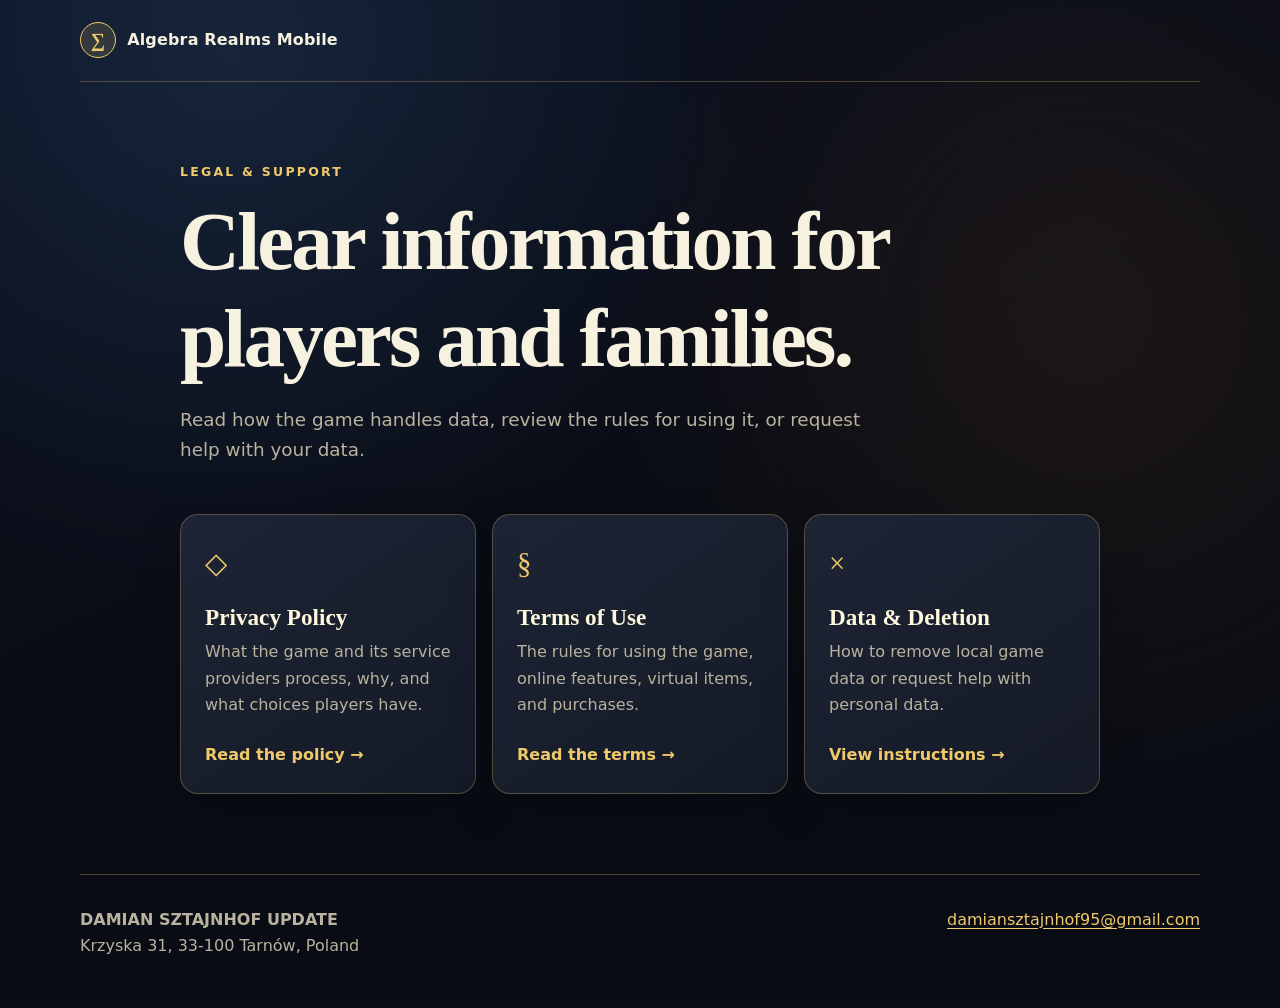
<file: index.html>
<!doctype html>
<html lang="en">
<head>
  <meta charset="utf-8">
  <meta name="viewport" content="width=device-width, initial-scale=1">
  <meta name="description" content="Legal information and support for Algebra Realms Mobile.">
  <title>Algebra Realms Mobile — Legal & Support</title>
  <link rel="stylesheet" href="styles.css">
</head>
<body>
  <header class="site-header">
    <a class="brand" href="index.html" aria-label="Algebra Realms Mobile legal home">
      <span class="brand-mark" aria-hidden="true">∑</span>
      <span>Algebra Realms Mobile</span>
    </a>
  </header>
  <main class="hero">
    <section class="hero-copy">
      <p class="eyebrow">Legal &amp; Support</p>
      <h1>Clear information for players and families.</h1>
      <p class="lead">Read how the game handles data, review the rules for using it, or request help with your data.</p>
      <div class="card-grid">
        <a class="card" href="privacy.html">
          <span class="card-icon" aria-hidden="true">◇</span>
          <h2>Privacy Policy</h2>
          <p>What the game and its service providers process, why, and what choices players have.</p>
          <span class="card-link">Read the policy →</span>
        </a>
        <a class="card" href="terms.html">
          <span class="card-icon" aria-hidden="true">§</span>
          <h2>Terms of Use</h2>
          <p>The rules for using the game, online features, virtual items, and purchases.</p>
          <span class="card-link">Read the terms →</span>
        </a>
        <a class="card" href="data-deletion.html">
          <span class="card-icon" aria-hidden="true">×</span>
          <h2>Data &amp; Deletion</h2>
          <p>How to remove local game data or request help with personal data.</p>
          <span class="card-link">View instructions →</span>
        </a>
      </div>
    </section>
  </main>
  <footer>
    <p><strong>DAMIAN SZTAJNHOF UPDATE</strong><br>Krzyska 31, 33-100 Tarnów, Poland</p>
    <p><a href="mailto:damiansztajnhof95@gmail.com">damiansztajnhof95@gmail.com</a></p>
  </footer>
</body>
</html>
</file>
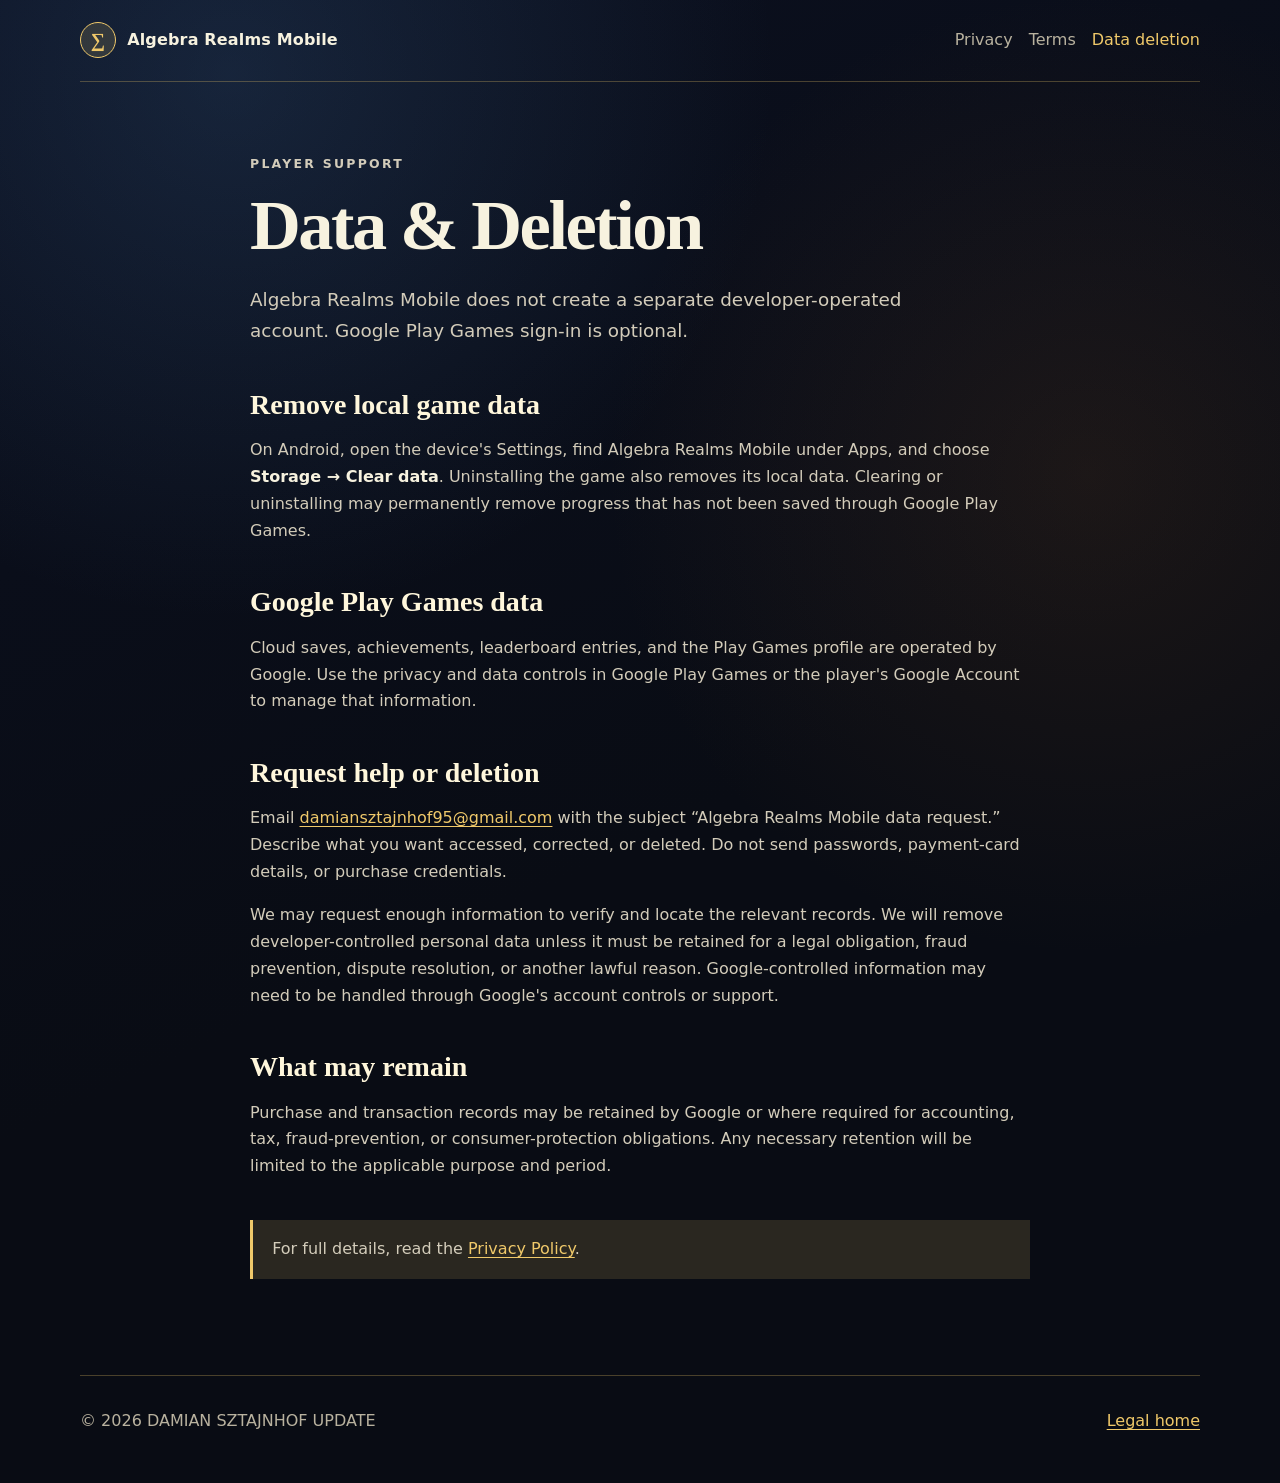
<file: data-deletion.html>
<!doctype html>
<html lang="en">
<head>
  <meta charset="utf-8">
  <meta name="viewport" content="width=device-width, initial-scale=1">
  <meta name="description" content="Data and deletion instructions for Algebra Realms Mobile.">
  <title>Data & Deletion — Algebra Realms Mobile</title>
  <link rel="stylesheet" href="styles.css">
</head>
<body>
  <header class="site-header">
    <a class="brand" href="index.html"><span class="brand-mark" aria-hidden="true">∑</span><span>Algebra Realms Mobile</span></a>
    <nav aria-label="Legal pages"><a href="privacy.html">Privacy</a><a href="terms.html">Terms</a><a aria-current="page" href="data-deletion.html">Data deletion</a></nav>
  </header>
  <main class="document">
    <p class="eyebrow">Player support</p>
    <h1>Data &amp; Deletion</h1>
    <p class="lead">Algebra Realms Mobile does not create a separate developer-operated account. Google Play Games sign-in is optional.</p>

    <h2>Remove local game data</h2>
    <p>On Android, open the device's Settings, find Algebra Realms Mobile under Apps, and choose <strong>Storage → Clear data</strong>. Uninstalling the game also removes its local data. Clearing or uninstalling may permanently remove progress that has not been saved through Google Play Games.</p>

    <h2>Google Play Games data</h2>
    <p>Cloud saves, achievements, leaderboard entries, and the Play Games profile are operated by Google. Use the privacy and data controls in Google Play Games or the player's Google Account to manage that information.</p>

    <h2>Request help or deletion</h2>
    <p>Email <a href="mailto:damiansztajnhof95@gmail.com?subject=Algebra%20Realms%20Mobile%20data%20request">damiansztajnhof95@gmail.com</a> with the subject “Algebra Realms Mobile data request.” Describe what you want accessed, corrected, or deleted. Do not send passwords, payment-card details, or purchase credentials.</p>
    <p>We may request enough information to verify and locate the relevant records. We will remove developer-controlled personal data unless it must be retained for a legal obligation, fraud prevention, dispute resolution, or another lawful reason. Google-controlled information may need to be handled through Google's account controls or support.</p>

    <h2>What may remain</h2>
    <p>Purchase and transaction records may be retained by Google or where required for accounting, tax, fraud-prevention, or consumer-protection obligations. Any necessary retention will be limited to the applicable purpose and period.</p>

    <p class="callout">For full details, read the <a href="privacy.html">Privacy Policy</a>.</p>
  </main>
  <footer><p>© 2026 DAMIAN SZTAJNHOF UPDATE</p><p><a href="index.html">Legal home</a></p></footer>
</body>
</html>
</file>
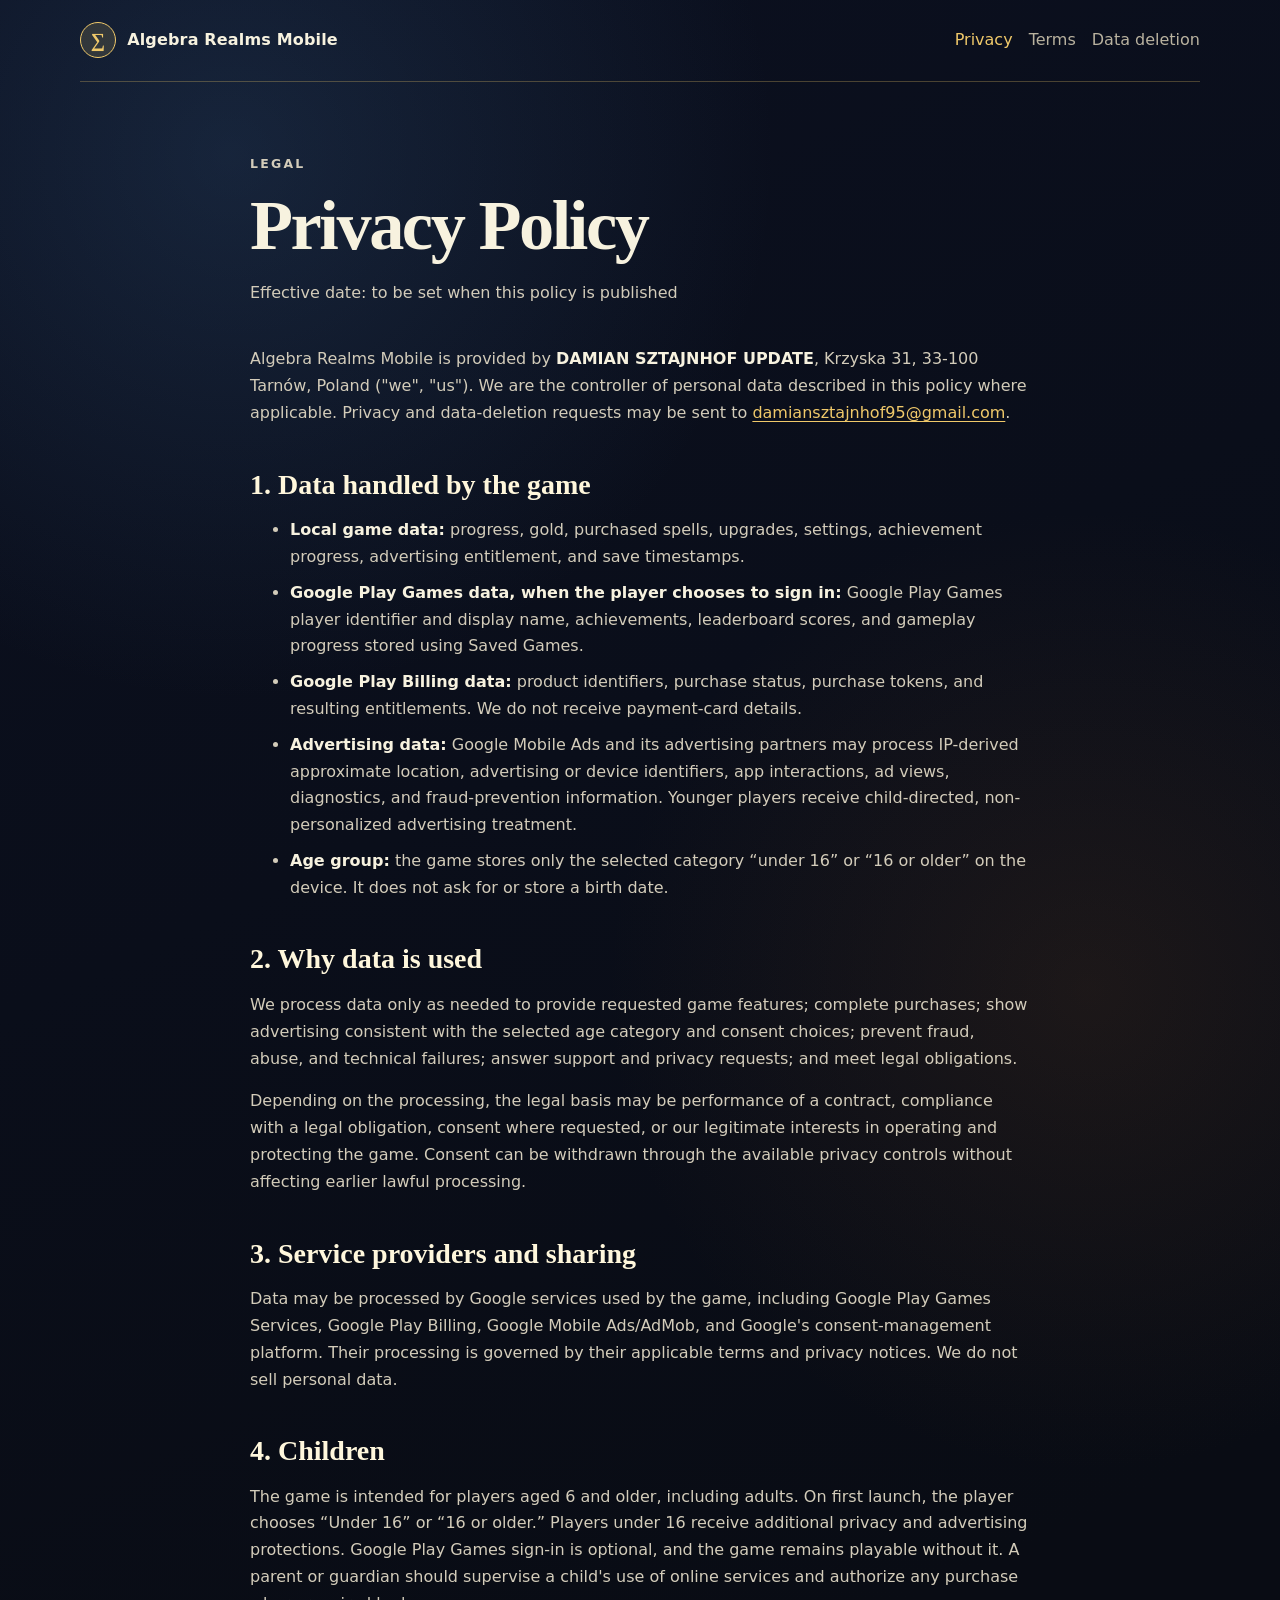
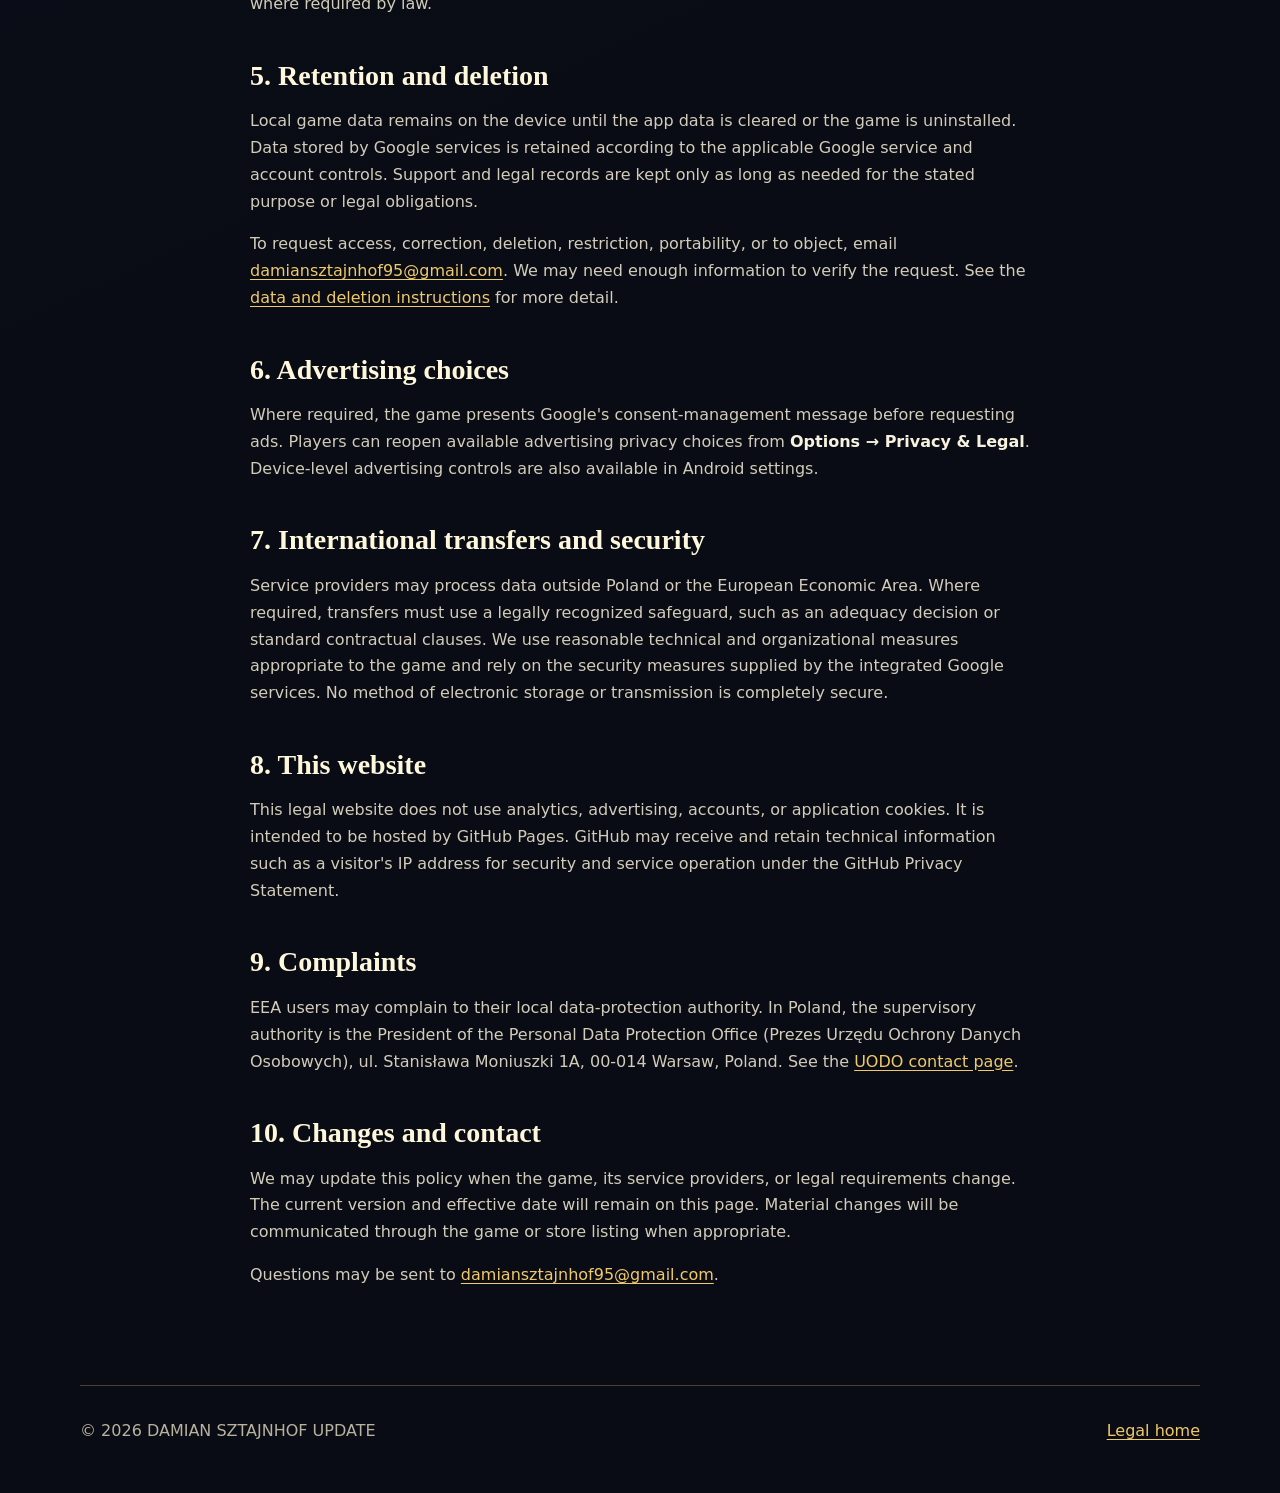
<file: privacy.html>
<!doctype html>
<html lang="en">
<head>
  <meta charset="utf-8">
  <meta name="viewport" content="width=device-width, initial-scale=1">
  <meta name="description" content="Privacy Policy for Algebra Realms Mobile.">
  <title>Privacy Policy — Algebra Realms Mobile</title>
  <link rel="stylesheet" href="styles.css">
</head>
<body>
  <header class="site-header">
    <a class="brand" href="index.html"><span class="brand-mark" aria-hidden="true">∑</span><span>Algebra Realms Mobile</span></a>
    <nav aria-label="Legal pages"><a aria-current="page" href="privacy.html">Privacy</a><a href="terms.html">Terms</a><a href="data-deletion.html">Data deletion</a></nav>
  </header>
  <main class="document">
    <p class="eyebrow">Legal</p>
    <h1>Privacy Policy</h1>
    <p class="updated">Effective date: to be set when this policy is published</p>

    <p>Algebra Realms Mobile is provided by <strong>DAMIAN SZTAJNHOF UPDATE</strong>, Krzyska 31, 33-100 Tarnów, Poland ("we", "us"). We are the controller of personal data described in this policy where applicable. Privacy and data-deletion requests may be sent to <a href="mailto:damiansztajnhof95@gmail.com">damiansztajnhof95@gmail.com</a>.</p>

    <h2>1. Data handled by the game</h2>
    <ul>
      <li><strong>Local game data:</strong> progress, gold, purchased spells, upgrades, settings, achievement progress, advertising entitlement, and save timestamps.</li>
      <li><strong>Google Play Games data, when the player chooses to sign in:</strong> Google Play Games player identifier and display name, achievements, leaderboard scores, and gameplay progress stored using Saved Games.</li>
      <li><strong>Google Play Billing data:</strong> product identifiers, purchase status, purchase tokens, and resulting entitlements. We do not receive payment-card details.</li>
      <li><strong>Advertising data:</strong> Google Mobile Ads and its advertising partners may process IP-derived approximate location, advertising or device identifiers, app interactions, ad views, diagnostics, and fraud-prevention information. Younger players receive child-directed, non-personalized advertising treatment.</li>
      <li><strong>Age group:</strong> the game stores only the selected category “under 16” or “16 or older” on the device. It does not ask for or store a birth date.</li>
    </ul>

    <h2>2. Why data is used</h2>
    <p>We process data only as needed to provide requested game features; complete purchases; show advertising consistent with the selected age category and consent choices; prevent fraud, abuse, and technical failures; answer support and privacy requests; and meet legal obligations.</p>
    <p>Depending on the processing, the legal basis may be performance of a contract, compliance with a legal obligation, consent where requested, or our legitimate interests in operating and protecting the game. Consent can be withdrawn through the available privacy controls without affecting earlier lawful processing.</p>

    <h2>3. Service providers and sharing</h2>
    <p>Data may be processed by Google services used by the game, including Google Play Games Services, Google Play Billing, Google Mobile Ads/AdMob, and Google's consent-management platform. Their processing is governed by their applicable terms and privacy notices. We do not sell personal data.</p>

    <h2>4. Children</h2>
    <p>The game is intended for players aged 6 and older, including adults. On first launch, the player chooses “Under 16” or “16 or older.” Players under 16 receive additional privacy and advertising protections. Google Play Games sign-in is optional, and the game remains playable without it. A parent or guardian should supervise a child's use of online services and authorize any purchase where required by law.</p>

    <h2>5. Retention and deletion</h2>
    <p>Local game data remains on the device until the app data is cleared or the game is uninstalled. Data stored by Google services is retained according to the applicable Google service and account controls. Support and legal records are kept only as long as needed for the stated purpose or legal obligations.</p>
    <p>To request access, correction, deletion, restriction, portability, or to object, email <a href="mailto:damiansztajnhof95@gmail.com">damiansztajnhof95@gmail.com</a>. We may need enough information to verify the request. See the <a href="data-deletion.html">data and deletion instructions</a> for more detail.</p>

    <h2>6. Advertising choices</h2>
    <p>Where required, the game presents Google's consent-management message before requesting ads. Players can reopen available advertising privacy choices from <strong>Options → Privacy &amp; Legal</strong>. Device-level advertising controls are also available in Android settings.</p>

    <h2>7. International transfers and security</h2>
    <p>Service providers may process data outside Poland or the European Economic Area. Where required, transfers must use a legally recognized safeguard, such as an adequacy decision or standard contractual clauses. We use reasonable technical and organizational measures appropriate to the game and rely on the security measures supplied by the integrated Google services. No method of electronic storage or transmission is completely secure.</p>

    <h2>8. This website</h2>
    <p>This legal website does not use analytics, advertising, accounts, or application cookies. It is intended to be hosted by GitHub Pages. GitHub may receive and retain technical information such as a visitor's IP address for security and service operation under the GitHub Privacy Statement.</p>

    <h2>9. Complaints</h2>
    <p>EEA users may complain to their local data-protection authority. In Poland, the supervisory authority is the President of the Personal Data Protection Office (Prezes Urzędu Ochrony Danych Osobowych), ul. Stanisława Moniuszki 1A, 00-014 Warsaw, Poland. See the <a href="https://uodo.gov.pl/en/p/contact" rel="external">UODO contact page</a>.</p>

    <h2>10. Changes and contact</h2>
    <p>We may update this policy when the game, its service providers, or legal requirements change. The current version and effective date will remain on this page. Material changes will be communicated through the game or store listing when appropriate.</p>
    <p>Questions may be sent to <a href="mailto:damiansztajnhof95@gmail.com">damiansztajnhof95@gmail.com</a>.</p>
  </main>
  <footer><p>© 2026 DAMIAN SZTAJNHOF UPDATE</p><p><a href="index.html">Legal home</a></p></footer>
</body>
</html>
</file>
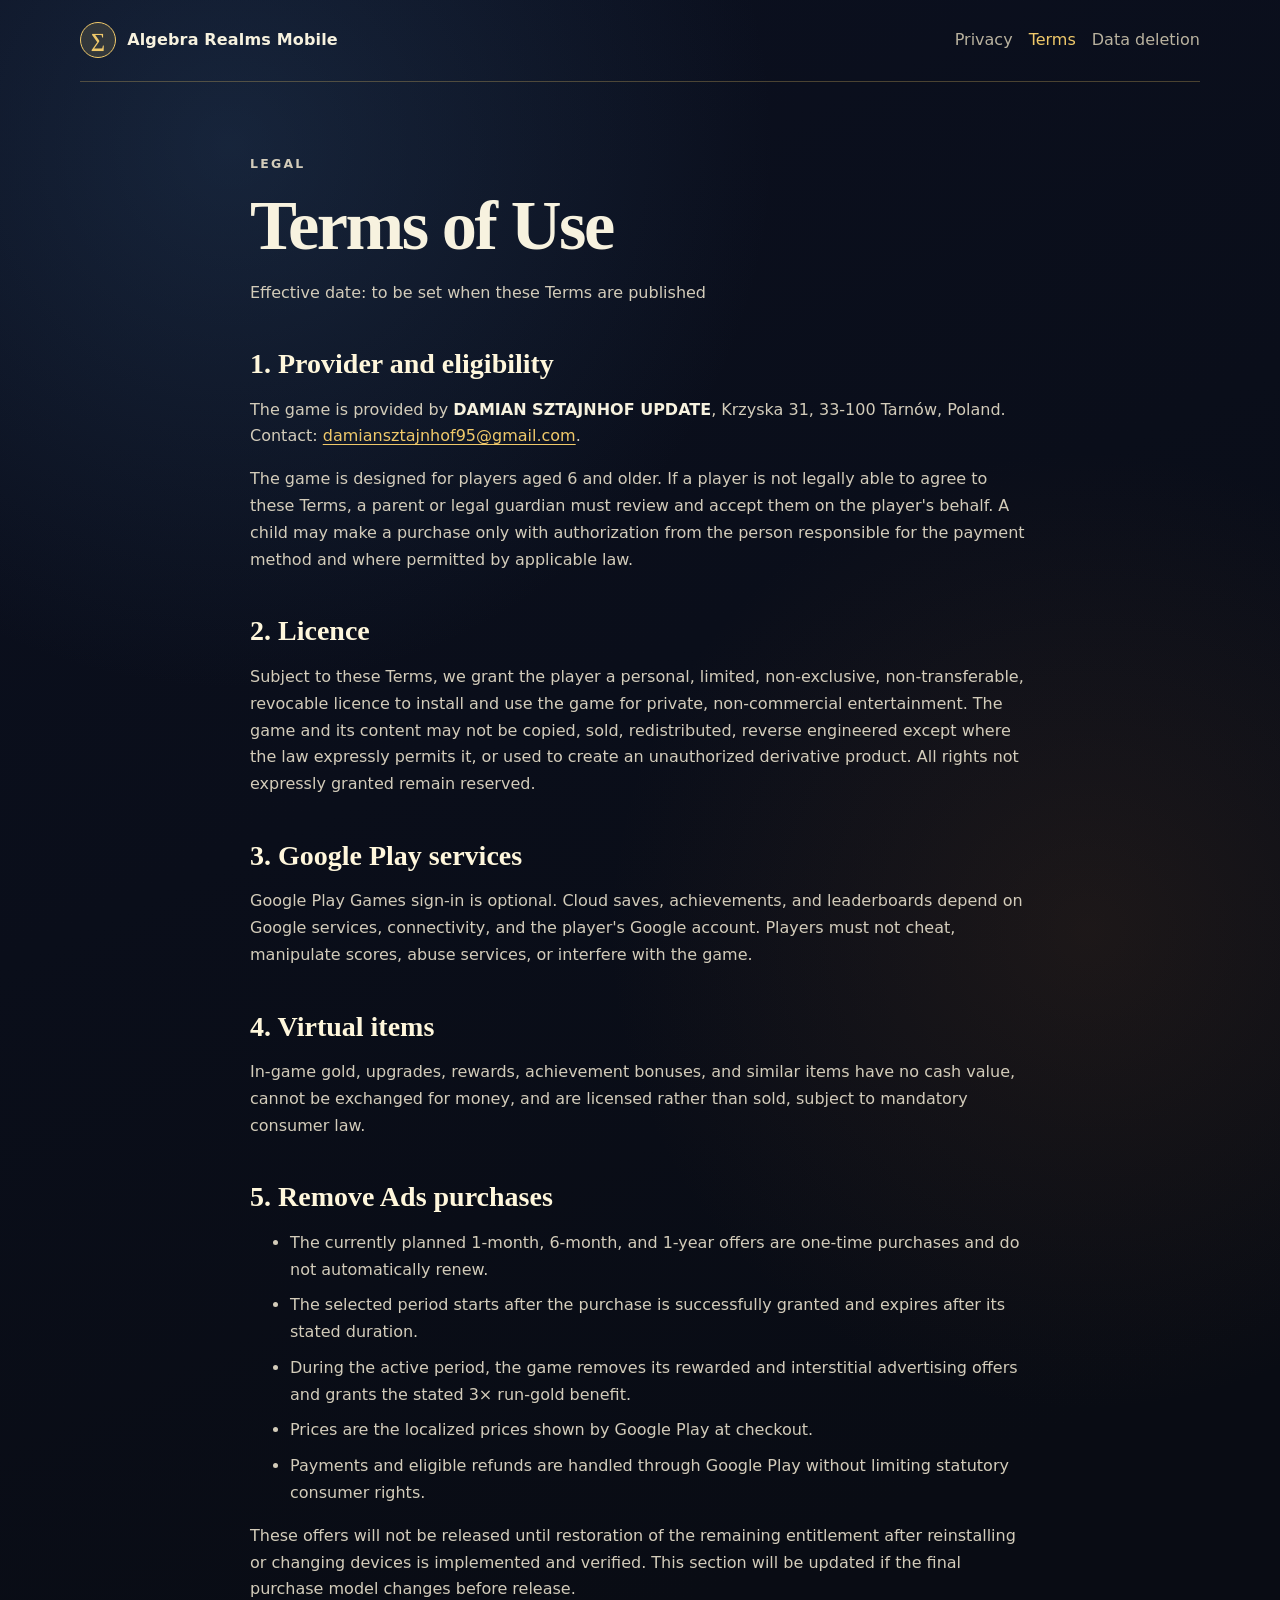
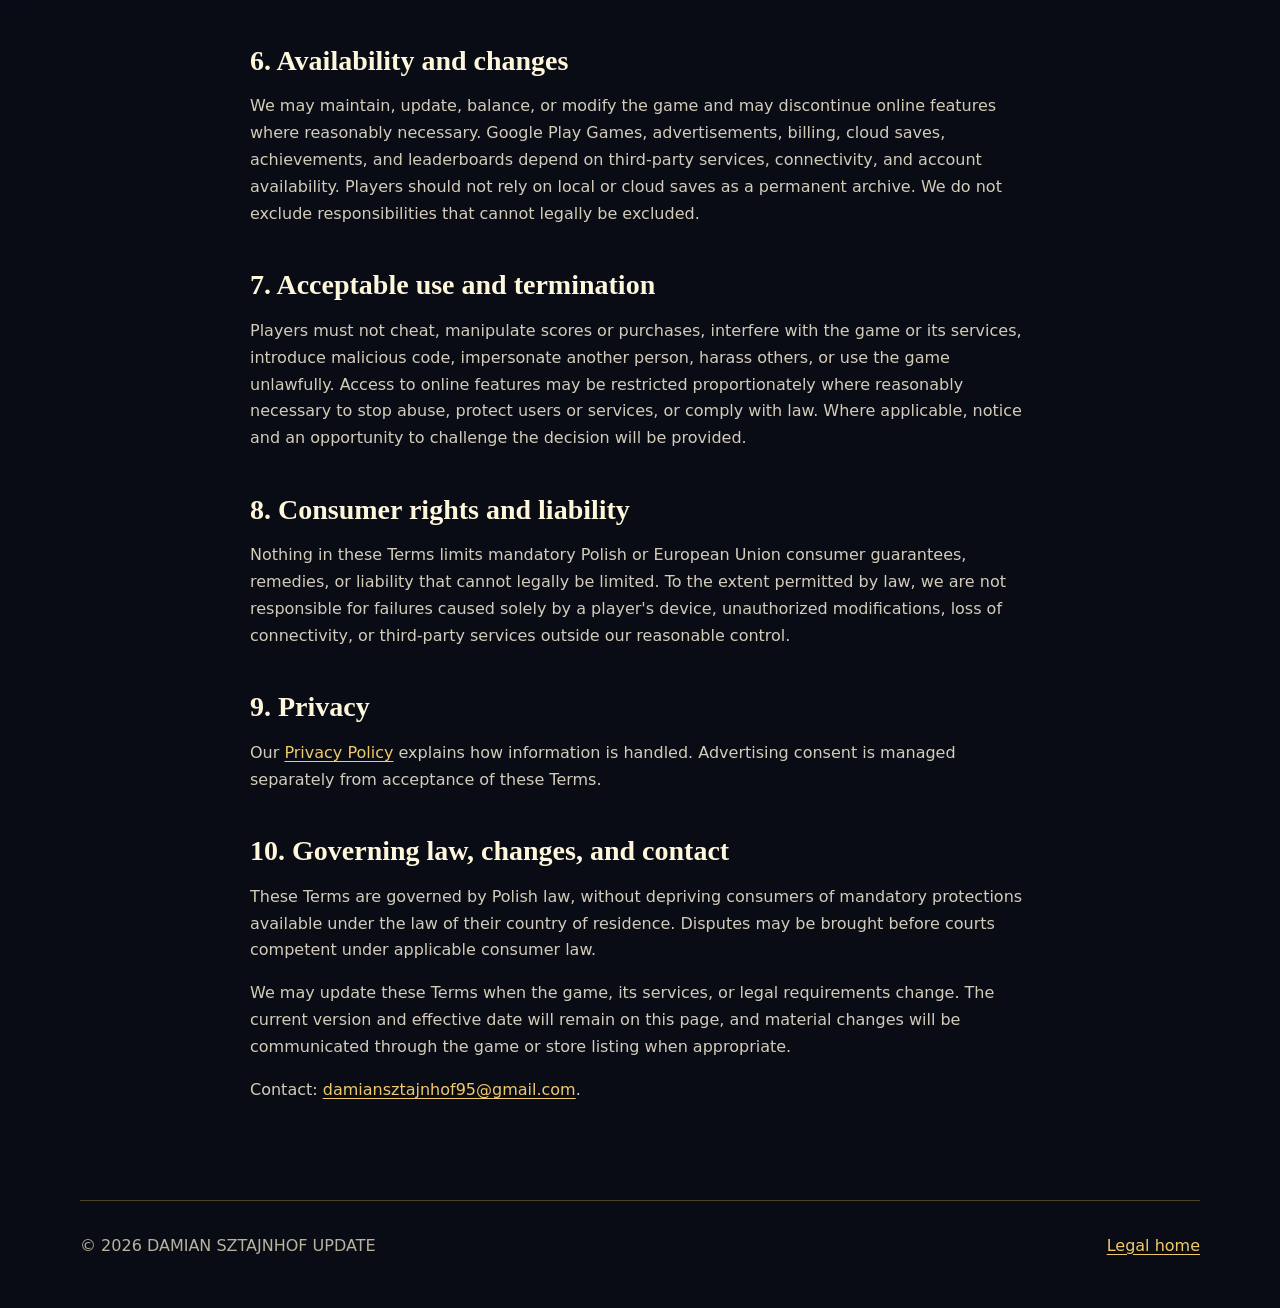
<file: terms.html>
<!doctype html>
<html lang="en">
<head>
  <meta charset="utf-8">
  <meta name="viewport" content="width=device-width, initial-scale=1">
  <meta name="description" content="Terms of Use for Algebra Realms Mobile.">
  <title>Terms of Use — Algebra Realms Mobile</title>
  <link rel="stylesheet" href="styles.css">
</head>
<body>
  <header class="site-header">
    <a class="brand" href="index.html"><span class="brand-mark" aria-hidden="true">∑</span><span>Algebra Realms Mobile</span></a>
    <nav aria-label="Legal pages"><a href="privacy.html">Privacy</a><a aria-current="page" href="terms.html">Terms</a><a href="data-deletion.html">Data deletion</a></nav>
  </header>
  <main class="document">
    <p class="eyebrow">Legal</p>
    <h1>Terms of Use</h1>
    <p class="updated">Effective date: to be set when these Terms are published</p>

    <h2>1. Provider and eligibility</h2>
    <p>The game is provided by <strong>DAMIAN SZTAJNHOF UPDATE</strong>, Krzyska 31, 33-100 Tarnów, Poland. Contact: <a href="mailto:damiansztajnhof95@gmail.com">damiansztajnhof95@gmail.com</a>.</p>
    <p>The game is designed for players aged 6 and older. If a player is not legally able to agree to these Terms, a parent or legal guardian must review and accept them on the player's behalf. A child may make a purchase only with authorization from the person responsible for the payment method and where permitted by applicable law.</p>

    <h2>2. Licence</h2>
    <p>Subject to these Terms, we grant the player a personal, limited, non-exclusive, non-transferable, revocable licence to install and use the game for private, non-commercial entertainment. The game and its content may not be copied, sold, redistributed, reverse engineered except where the law expressly permits it, or used to create an unauthorized derivative product. All rights not expressly granted remain reserved.</p>

    <h2>3. Google Play services</h2>
    <p>Google Play Games sign-in is optional. Cloud saves, achievements, and leaderboards depend on Google services, connectivity, and the player's Google account. Players must not cheat, manipulate scores, abuse services, or interfere with the game.</p>

    <h2>4. Virtual items</h2>
    <p>In-game gold, upgrades, rewards, achievement bonuses, and similar items have no cash value, cannot be exchanged for money, and are licensed rather than sold, subject to mandatory consumer law.</p>

    <h2>5. Remove Ads purchases</h2>
    <ul>
      <li>The currently planned 1-month, 6-month, and 1-year offers are one-time purchases and do not automatically renew.</li>
      <li>The selected period starts after the purchase is successfully granted and expires after its stated duration.</li>
      <li>During the active period, the game removes its rewarded and interstitial advertising offers and grants the stated 3× run-gold benefit.</li>
      <li>Prices are the localized prices shown by Google Play at checkout.</li>
      <li>Payments and eligible refunds are handled through Google Play without limiting statutory consumer rights.</li>
    </ul>
    <p>These offers will not be released until restoration of the remaining entitlement after reinstalling or changing devices is implemented and verified. This section will be updated if the final purchase model changes before release.</p>

    <h2>6. Availability and changes</h2>
    <p>We may maintain, update, balance, or modify the game and may discontinue online features where reasonably necessary. Google Play Games, advertisements, billing, cloud saves, achievements, and leaderboards depend on third-party services, connectivity, and account availability. Players should not rely on local or cloud saves as a permanent archive. We do not exclude responsibilities that cannot legally be excluded.</p>

    <h2>7. Acceptable use and termination</h2>
    <p>Players must not cheat, manipulate scores or purchases, interfere with the game or its services, introduce malicious code, impersonate another person, harass others, or use the game unlawfully. Access to online features may be restricted proportionately where reasonably necessary to stop abuse, protect users or services, or comply with law. Where applicable, notice and an opportunity to challenge the decision will be provided.</p>

    <h2>8. Consumer rights and liability</h2>
    <p>Nothing in these Terms limits mandatory Polish or European Union consumer guarantees, remedies, or liability that cannot legally be limited. To the extent permitted by law, we are not responsible for failures caused solely by a player's device, unauthorized modifications, loss of connectivity, or third-party services outside our reasonable control.</p>

    <h2>9. Privacy</h2>
    <p>Our <a href="privacy.html">Privacy Policy</a> explains how information is handled. Advertising consent is managed separately from acceptance of these Terms.</p>

    <h2>10. Governing law, changes, and contact</h2>
    <p>These Terms are governed by Polish law, without depriving consumers of mandatory protections available under the law of their country of residence. Disputes may be brought before courts competent under applicable consumer law.</p>
    <p>We may update these Terms when the game, its services, or legal requirements change. The current version and effective date will remain on this page, and material changes will be communicated through the game or store listing when appropriate.</p>
    <p>Contact: <a href="mailto:damiansztajnhof95@gmail.com">damiansztajnhof95@gmail.com</a>.</p>
  </main>
  <footer><p>© 2026 DAMIAN SZTAJNHOF UPDATE</p><p><a href="index.html">Legal home</a></p></footer>
</body>
</html>
</file>
<file: styles.css>
:root {
  color-scheme: dark;
  --ink: #f7f2df;
  --muted: #b9b29f;
  --gold: #f0c96a;
  --gold-soft: rgba(240, 201, 106, 0.14);
  --line: rgba(240, 201, 106, 0.28);
  --panel: rgba(22, 27, 40, 0.9);
  --bg: #090c14;
  font-family: Inter, ui-sans-serif, system-ui, -apple-system, BlinkMacSystemFont, "Segoe UI", sans-serif;
}

* { box-sizing: border-box; }

html { background: var(--bg); }

body {
  min-height: 100vh;
  margin: 0;
  color: var(--ink);
  background:
    radial-gradient(circle at 18% 5%, rgba(54, 91, 133, 0.28), transparent 34rem),
    radial-gradient(circle at 85% 32%, rgba(105, 66, 31, 0.2), transparent 30rem),
    linear-gradient(155deg, #0b1020, var(--bg) 55%);
  line-height: 1.68;
}

a { color: var(--gold); text-underline-offset: 0.2em; }
a:hover { color: #ffe4a0; }
a:focus-visible { outline: 3px solid #fff1bd; outline-offset: 4px; border-radius: 4px; }

.site-header {
  width: min(1120px, calc(100% - 2rem));
  margin: 0 auto;
  padding: 1.4rem 0;
  display: flex;
  align-items: center;
  justify-content: space-between;
  gap: 1.5rem;
  border-bottom: 1px solid var(--line);
}

.brand {
  display: inline-flex;
  align-items: center;
  gap: 0.7rem;
  color: var(--ink);
  font-weight: 750;
  letter-spacing: 0.01em;
  text-decoration: none;
}

.brand-mark {
  width: 2.25rem;
  height: 2.25rem;
  display: grid;
  place-items: center;
  border: 1px solid var(--gold);
  border-radius: 50%;
  color: var(--gold);
  background: var(--gold-soft);
  font-family: Georgia, serif;
  font-size: 1.25rem;
}

nav { display: flex; flex-wrap: wrap; gap: 0.3rem 1rem; }
nav a { color: var(--muted); text-decoration: none; }
nav a[aria-current="page"] { color: var(--gold); }

.hero, .document {
  width: min(920px, calc(100% - 2rem));
  margin: 0 auto;
}

.hero { min-height: 72vh; display: grid; align-items: center; padding: 5rem 0; }
.hero-copy { width: 100%; }

.eyebrow {
  margin: 0 0 0.65rem;
  color: var(--gold);
  font-size: 0.78rem;
  font-weight: 800;
  letter-spacing: 0.18em;
  text-transform: uppercase;
}

h1, h2 { font-family: Georgia, "Times New Roman", serif; line-height: 1.16; }
h1 { max-width: 780px; margin: 0; font-size: clamp(2.4rem, 7vw, 5.2rem); letter-spacing: -0.035em; }
.document h1 { font-size: clamp(2.3rem, 6vw, 4.4rem); }
h2 { margin: 2.6rem 0 0.7rem; color: #fff7dc; font-size: clamp(1.35rem, 3vw, 1.75rem); }

.lead { max-width: 720px; color: var(--muted); font-size: 1.15rem; }
.updated { margin: 0.8rem 0 2.5rem; color: var(--muted); }

.card-grid { margin-top: 3rem; display: grid; grid-template-columns: repeat(3, 1fr); gap: 1rem; }
.card {
  min-height: 260px;
  padding: 1.5rem;
  display: flex;
  flex-direction: column;
  border: 1px solid var(--line);
  border-radius: 18px;
  color: var(--ink);
  background: linear-gradient(145deg, rgba(31, 38, 56, 0.92), var(--panel));
  text-decoration: none;
  box-shadow: 0 16px 45px rgba(0, 0, 0, 0.18);
  transition: transform 160ms ease, border-color 160ms ease;
}
.card:hover { transform: translateY(-3px); border-color: var(--gold); color: var(--ink); }
.card h2 { margin: 1rem 0 0.5rem; font-size: 1.45rem; }
.card p { margin: 0; color: var(--muted); }
.card-icon { color: var(--gold); font-family: Georgia, serif; font-size: 1.8rem; }
.card-link { margin-top: auto; padding-top: 1.4rem; color: var(--gold); font-weight: 750; }

.document { max-width: 780px; padding: 4.5rem 0 5rem; }
.document p, .document li { color: #d3ccba; }
.document strong { color: var(--ink); }
.document li + li { margin-top: 0.55rem; }
.callout { margin-top: 2.5rem; padding: 1rem 1.2rem; border-left: 3px solid var(--gold); background: var(--gold-soft); }

footer {
  width: min(1120px, calc(100% - 2rem));
  margin: 0 auto;
  padding: 2rem 0 3rem;
  display: flex;
  justify-content: space-between;
  gap: 1.5rem;
  color: var(--muted);
  border-top: 1px solid var(--line);
}
footer p { margin: 0; }

@media (max-width: 760px) {
  .site-header, footer { align-items: flex-start; flex-direction: column; }
  .card-grid { grid-template-columns: 1fr; }
  .card { min-height: 220px; }
  .hero { padding: 3.5rem 0; }
  .document { padding: 3.5rem 0; }
}

@media (prefers-reduced-motion: reduce) {
  .card { transition: none; }
}
</file>
